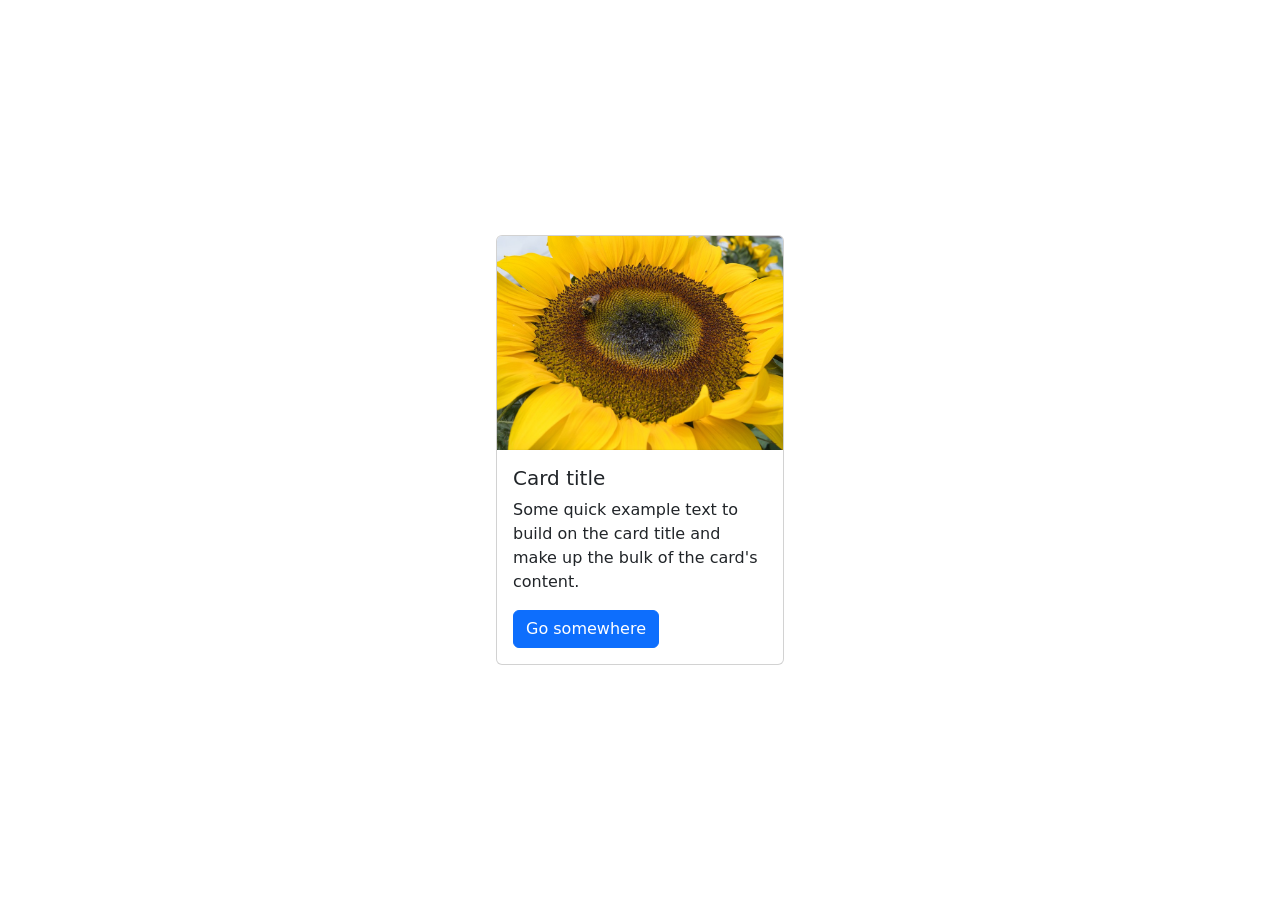
<file: first/index.html>
<!doctype html>
<html lang="en">

<head>
  <meta charset="utf-8">
  <meta name="viewport" content="width=device-width, initial-scale=1">
  <title>Bootstrap</title>
  <!-- TODO 1: Add the Bootstrap link here. -->
  <link href="https://cdn.jsdelivr.net/npm/bootstrap@5.3.3/dist/css/bootstrap.min.css" rel="stylesheet" integrity="sha384-QWTKZyjpPEjISv5WaRU9OFeRpok6YctnYmDr5pNlyT2bRjXh0JMhjY6hW+ALEwIH" crossorigin="anonymous">
  <style>
    /* TODO 4: Use flexbox to center the card in the vertical and horizontal center. */
    .flex-container
    {
        display: flex;
        justify-content: center;
        align-items: center;
        height: 100vh;
    }
  </style>
</head>

<body>
  <div class="flex-container">
    <!-- TODO 2: Add the Bootstrap Prebuilt Card here -->
    <div class="card" style="width: 18rem;">
    <!-- TODO 3: Change the image src to display the flower.jpg image. -->
        <img src="flower.jpg" class="card-img-top" alt="flower image">
        <div class="card-body">
          <h5 class="card-title">Card title</h5>
          <p class="card-text">Some quick example text to build on the card title and make up the bulk of the card's content.</p>
          <a href="#" class="btn btn-primary">Go somewhere</a>
        </div>
      </div>
  </div>
</body>

</html>
</file>
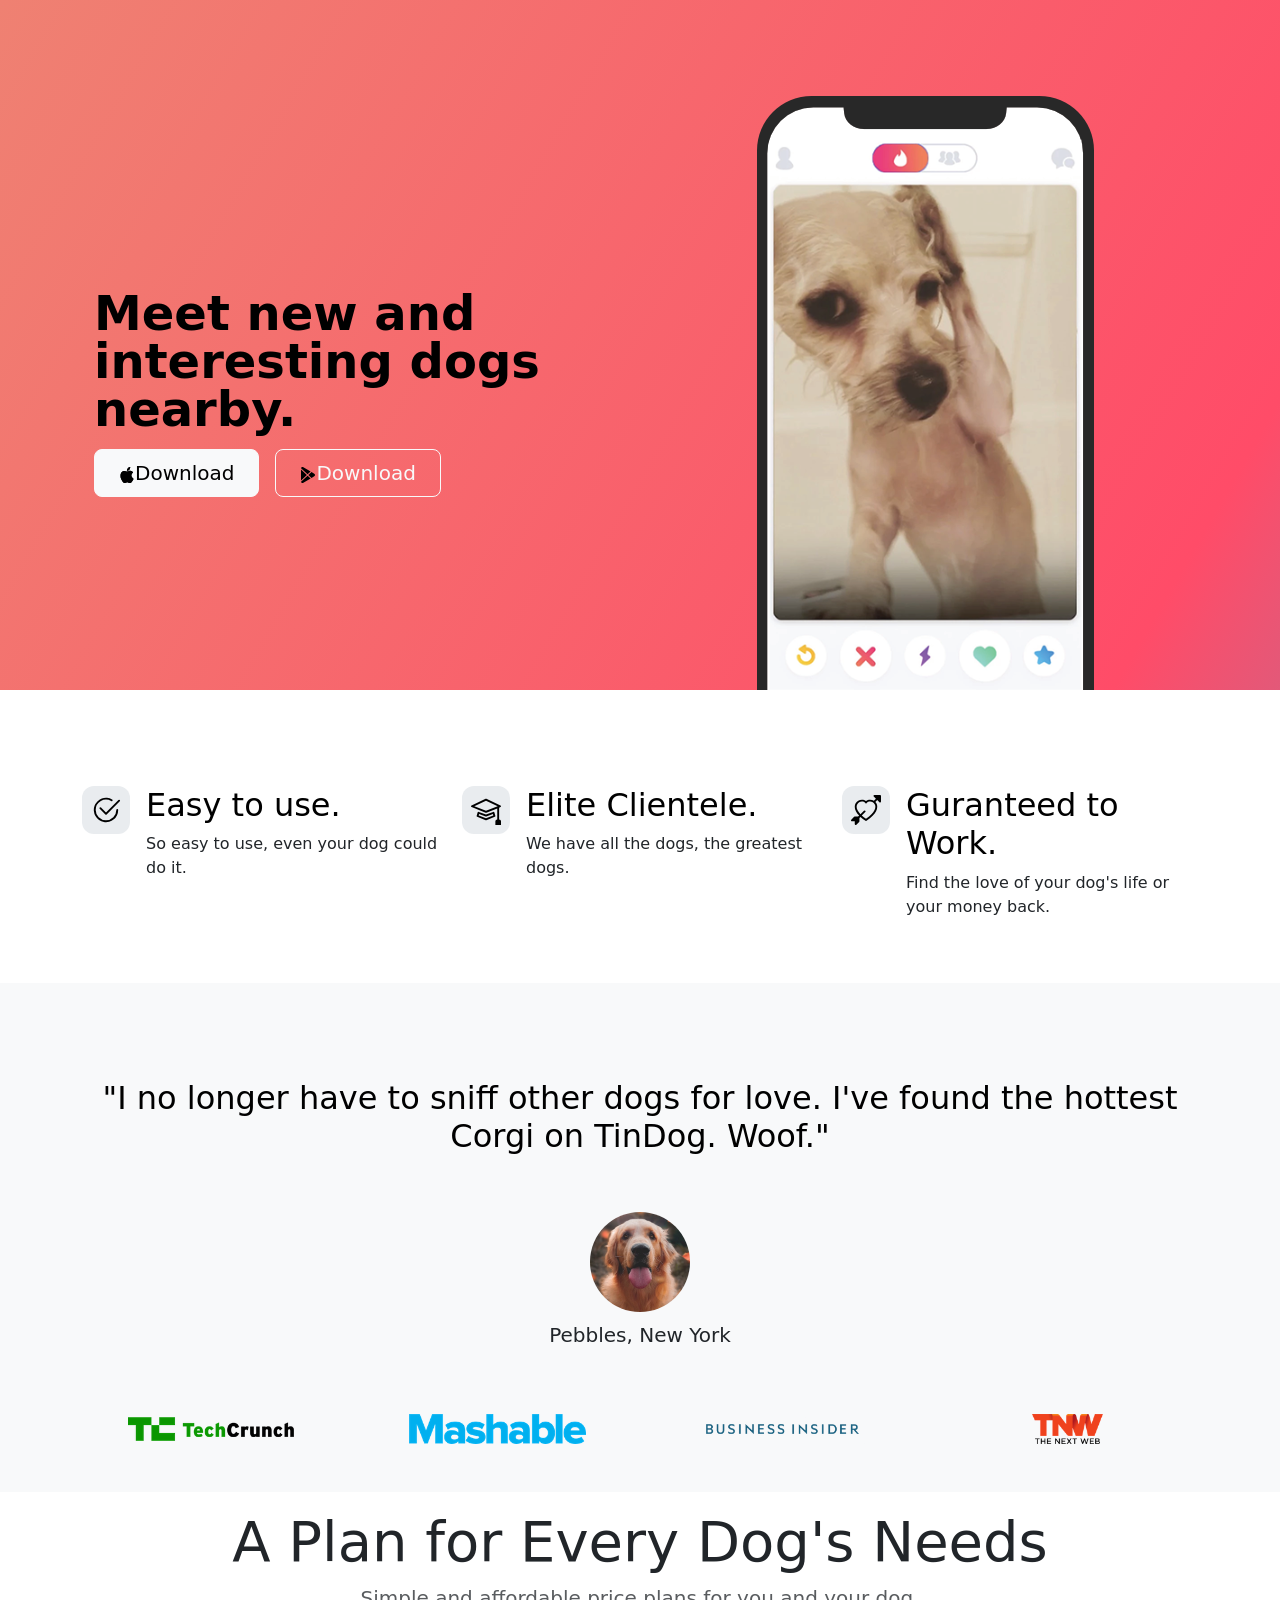
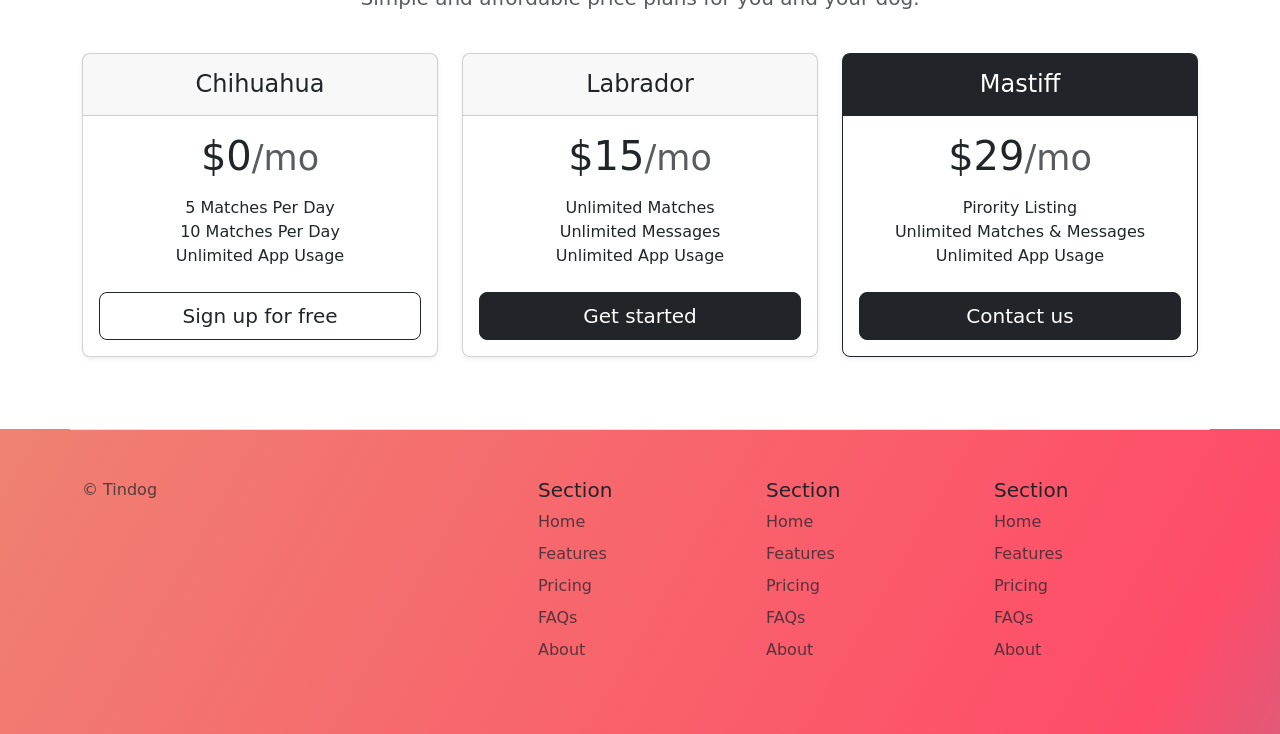
<file: tindog_project/index.html>
<!DOCTYPE html>
<html lang="en">

<head>
  <meta charset="UTF-8">
  <meta name="viewport" content="width=device-width, initial-scale=1.0">
  <title>TinDog</title>
  <link href="https://cdn.jsdelivr.net/npm/bootstrap@5.3.3/dist/css/bootstrap.min.css" rel="stylesheet" integrity="sha384-QWTKZyjpPEjISv5WaRU9OFeRpok6YctnYmDr5pNlyT2bRjXh0JMhjY6hW+ALEwIH" crossorigin="anonymous">
  <link rel="stylesheet" href="style.css" >
</head>

<body>

  <!-- Title -->
  <section id="title" class="gradient-background">
    <div class="container col-xxl-8 px-4 pt-5">
        <div class="row flex-lg-row-reverse align-items-center g-5 pt-5">
          <div class="col-10 col-sm-8 col-lg-6">
            <img src="./iphone.png" class="d-block mx-lg-auto img-fluid" alt="Bootstrap Themes"  height="200" loading="lazy">
          </div>
          <div class="col-lg-6">
            <h1 class="display-5 fw-bold text-body-emphasis lh-1 mb-3">Meet new and interesting dogs nearby.</h1>
            <!-- <p class="lead">Quickly design and customize responsive mobile-first sites with Bootstrap, the world’s most popular front-end open source toolkit, featuring Sass variables and mixins, responsive grid system, extensive prebuilt components, and powerful JavaScript plugins.</p> -->
            <div class="d-grid gap-2 d-md-flex justify-content-md-start">
              <button type="button" class="btn btn-light btn-lg px-4 me-md-2" fdprocessedid="adl96"><img src="apple.svg" alt="apple">Download</button>
              <button type="button" class="btn btn-outline-light btn-lg px-4" fdprocessedid="22w8v"><img src="./android.svg" alt="android">Download</button>
            </div>
          </div>
        </div>
      </div>
  </section>
  <!-- Features -->
  <section id="features">
    <div class="container mt-5">
        <!-- <h2 class="pb-2 border-bottom">Hanging icons</h2> -->
        <div class="row g-4 py-5 row-cols-1 row-cols-lg-3">
          <div class="col d-flex align-items-start">
            <div class="icon-square text-body-emphasis bg-body-secondary d-inline-flex align-items-center justify-content-center fs-4 flex-shrink-0 me-3">
              <!-- <svg class="bi" width="1em" height="1em"><use xlink:href="#toggles2"></use></svg> -->
               <img src="./easy_to_use.svg" alt="checkmark">
            </div>
            <div>
              <h3 class="fs-2 text-body-emphasis">Easy to use.</h3>
              <p>So easy to use, even your dog could do it.</p>
              <!-- <a href="#" class="btn btn-primary">
                Primary button
              </a> -->
            </div>
          </div>
          <div class="col d-flex align-items-start">
            <div class="icon-square text-body-emphasis bg-body-secondary d-inline-flex align-items-center justify-content-center fs-4 flex-shrink-0 me-3">
              <!-- <svg class="bi" width="1em" height="1em"><use xlink:href="#cpu-fill"></use></svg> -->
               <img src="./hat.svg" alt="hat">
            </div>
            <div>
              <h3 class="fs-2 text-body-emphasis">Elite Clientele.</h3>
              <p>We have all the dogs, the greatest dogs.</p>
              <!-- <a href="#" class="btn btn-primary">
                Primary button
              </a> -->
            </div>
          </div>
          <div class="col d-flex align-items-start">
            <div class="icon-square text-body-emphasis bg-body-secondary d-inline-flex align-items-center justify-content-center fs-4 flex-shrink-0 me-3">
              <!-- <svg class="bi" width="1em" height="1em"><use xlink:href="#tools"></use></svg> -->
               <img src="./heart.svg" alt="heart">
            </div>
            <div>
              <h3 class="fs-2 text-body-emphasis">Guranteed to Work.</h3>
              <p>Find the love of your dog's life or your money back.</p>
              <!-- <a href="#" class="btn btn-primary">
                Primary button
              </a> -->
            </div>
          </div>
        </div>
      </div>
  </section>
  <!-- Testimonial -->
  <section id="testimonial">
    <div class="p-5 text-center bg-body-tertiary">
        <div class="container py-5">
          <h2 class="text-body-emphasis">"I no longer have to sniff other dogs for love. I've found the hottest Corgi on TinDog. Woof."</h2>
          <img class="profile-img mt-5" src="./dog-img.jpg" alt="dog image">
          <p class="col-lg-8 mx-auto lead mt-2">
            Pebbles, New York
          </p>
        </div>
        <div class="container">
            <div class="row">
              <div class="col-lg-3 col-sm-12">
                <img src="./techcrunch.png" alt="techcrunch" height="30">
              </div>
              <div class="col-lg-3 col-sm-12">
                <img src="./mashable.png" alt="mashable" height="30">
              </div>
              <div class="col-lg-3 col-sm-12">
                <img src="./bizinsider.png" alt="bizinsider" height="30">
              </div>
              <div class="col-lg-3 col-sm-12">
                <img src="./tnw.png" alt="tnw" height="30">
              </div>
              </div>
            </div>
          </div>
      </div>
  </section>
  <!-- Pricing -->
  <section id="pricing">
    <div class="container">
      
          <div class="pricing-header p-3 pb-md-4 mx-auto text-center">
            <h1 class="display-4 fw-normal ">A Plan for Every Dog's Needs</h1>
            <p class="fs-5 text-body-secondary">Simple and affordable price plans for you and your dog.</p>
          </div>
        </header>
      
        <main>
          <div class="row row-cols-1 row-cols-md-3 mb-3 text-center">
            <div class="col">
              <div class="card mb-4 rounded-3 shadow-sm">
                <div class="card-header py-3">
                  <h4 class="my-0 fw-normal">Chihuahua</h4>
                </div>
                <div class="card-body">
                  <h1 class="card-title pricing-card-title">$0<small class="text-body-secondary fw-light">/mo</small></h1>
                  <ul class="list-unstyled mt-3 mb-4">
                    <li>5 Matches Per Day</li>
                    <li>10 Matches Per Day</li>
                    <li>Unlimited App Usage</li>
                  </ul>
                  <button type="button" class="w-100 btn btn-lg btn-outline-dark">Sign up for free</button>
                </div>
              </div>
            </div>
            <div class="col">
              <div class="card mb-4 rounded-3 shadow-sm">
                <div class="card-header py-3">
                  <h4 class="my-0 fw-normal">Labrador</h4>
                </div>
                <div class="card-body">
                  <h1 class="card-title pricing-card-title">$15<small class="text-body-secondary fw-light">/mo</small></h1>
                  <ul class="list-unstyled mt-3 mb-4">
                    <li>Unlimited Matches</li>
                    <li>Unlimited Messages</li>
                    <li>Unlimited App Usage</li>
                  </ul>
                  <button type="button" class="w-100 btn btn-lg btn-dark">Get started</button>
                </div>
              </div>
            </div>
            <div class="col">
              <div class="card mb-4 rounded-3 shadow-sm border-dark">
                <div class="card-header py-3 text-bg-dark border-dark">
                  <h4 class="my-0 fw-normal">Mastiff</h4>
                </div>
                <div class="card-body">
                  <h1 class="card-title pricing-card-title">$29<small class="text-body-secondary fw-light">/mo</small></h1>
                  <ul class="list-unstyled mt-3 mb-4">
                    <li>Pirority Listing</li>
                    <li>Unlimited Matches & Messages</li>
                    <li>Unlimited App Usage</li>
                  </ul>
                  <button type="button" class="w-100 btn btn-lg btn-dark">Contact us</button>
                </div>
              </div>
            </div>
          </div>
          </div>
        </footer>
      </div>
  </section>
  <!-- Footer -->
  <section id="footer" class="gradient-background">
    <div class="container ">
      <footer class="row row-cols-1 row-cols-sm-2 row-cols-md-5 py-5 mt-5 border-top">
        <div class="col mb-3">

          <p class="text-body-secondary">© Tindog</p>
        </div>

        <div class="col mb-3">

        </div>

        <div class="col mb-3">
          <h5>Section</h5>
          <ul class="nav flex-column">
            <li class="nav-item mb-2"><a href="#" class="nav-link p-0 text-body-secondary">Home</a></li>
            <li class="nav-item mb-2"><a href="#" class="nav-link p-0 text-body-secondary">Features</a></li>
            <li class="nav-item mb-2"><a href="#" class="nav-link p-0 text-body-secondary">Pricing</a></li>
            <li class="nav-item mb-2"><a href="#" class="nav-link p-0 text-body-secondary">FAQs</a></li>
            <li class="nav-item mb-2"><a href="#" class="nav-link p-0 text-body-secondary">About</a></li>
          </ul>
        </div>

        <div class="col mb-3">
          <h5>Section</h5>
          <ul class="nav flex-column">
            <li class="nav-item mb-2"><a href="#" class="nav-link p-0 text-body-secondary">Home</a></li>
            <li class="nav-item mb-2"><a href="#" class="nav-link p-0 text-body-secondary">Features</a></li>
            <li class="nav-item mb-2"><a href="#" class="nav-link p-0 text-body-secondary">Pricing</a></li>
            <li class="nav-item mb-2"><a href="#" class="nav-link p-0 text-body-secondary">FAQs</a></li>
            <li class="nav-item mb-2"><a href="#" class="nav-link p-0 text-body-secondary">About</a></li>
          </ul>
        </div>

        <div class="col mb-3">
          <h5>Section</h5>
          <ul class="nav flex-column">
            <li class="nav-item mb-2"><a href="#" class="nav-link p-0 text-body-secondary">Home</a></li>
            <li class="nav-item mb-2"><a href="#" class="nav-link p-0 text-body-secondary">Features</a></li>
            <li class="nav-item mb-2"><a href="#" class="nav-link p-0 text-body-secondary">Pricing</a></li>
            <li class="nav-item mb-2"><a href="#" class="nav-link p-0 text-body-secondary">FAQs</a></li>
            <li class="nav-item mb-2"><a href="#" class="nav-link p-0 text-body-secondary">About</a></li>
          </ul>
        </div>
      </footer>
    </div>
  </section>
</body>
</html>
</file>
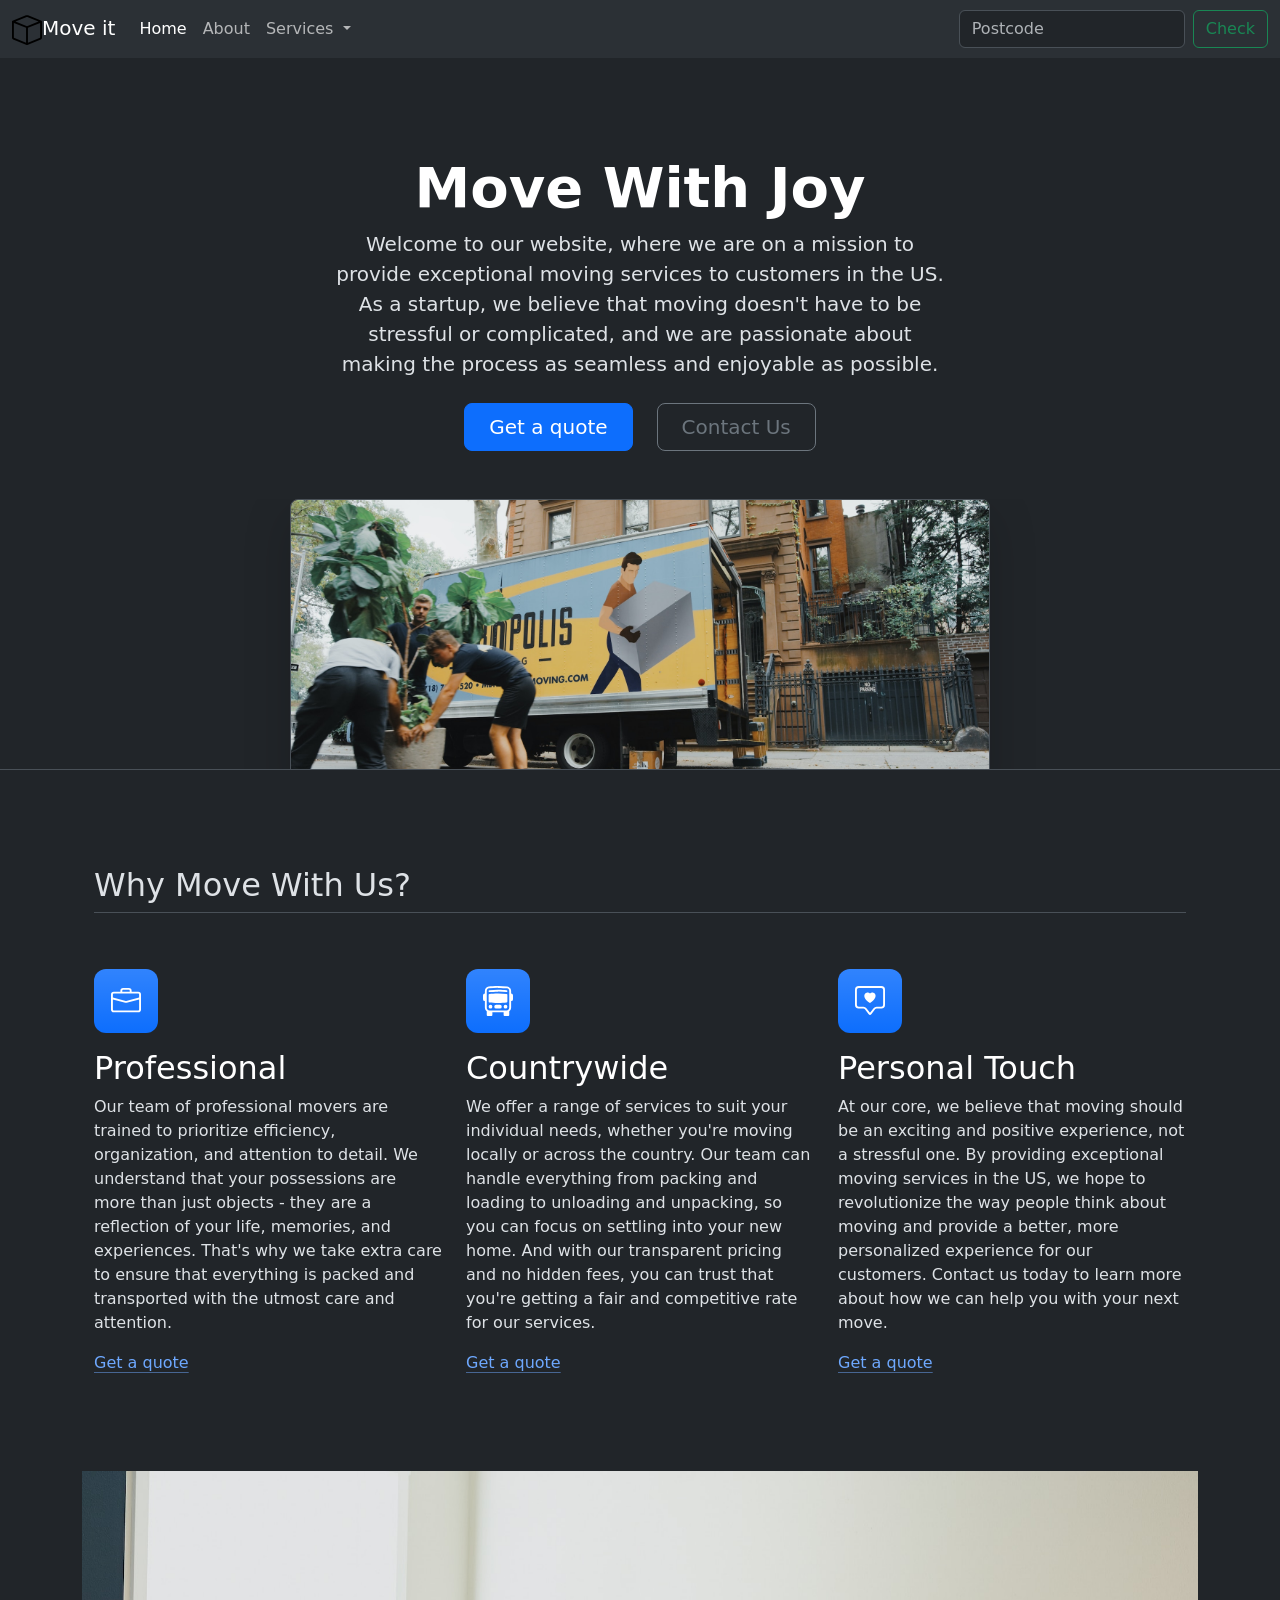
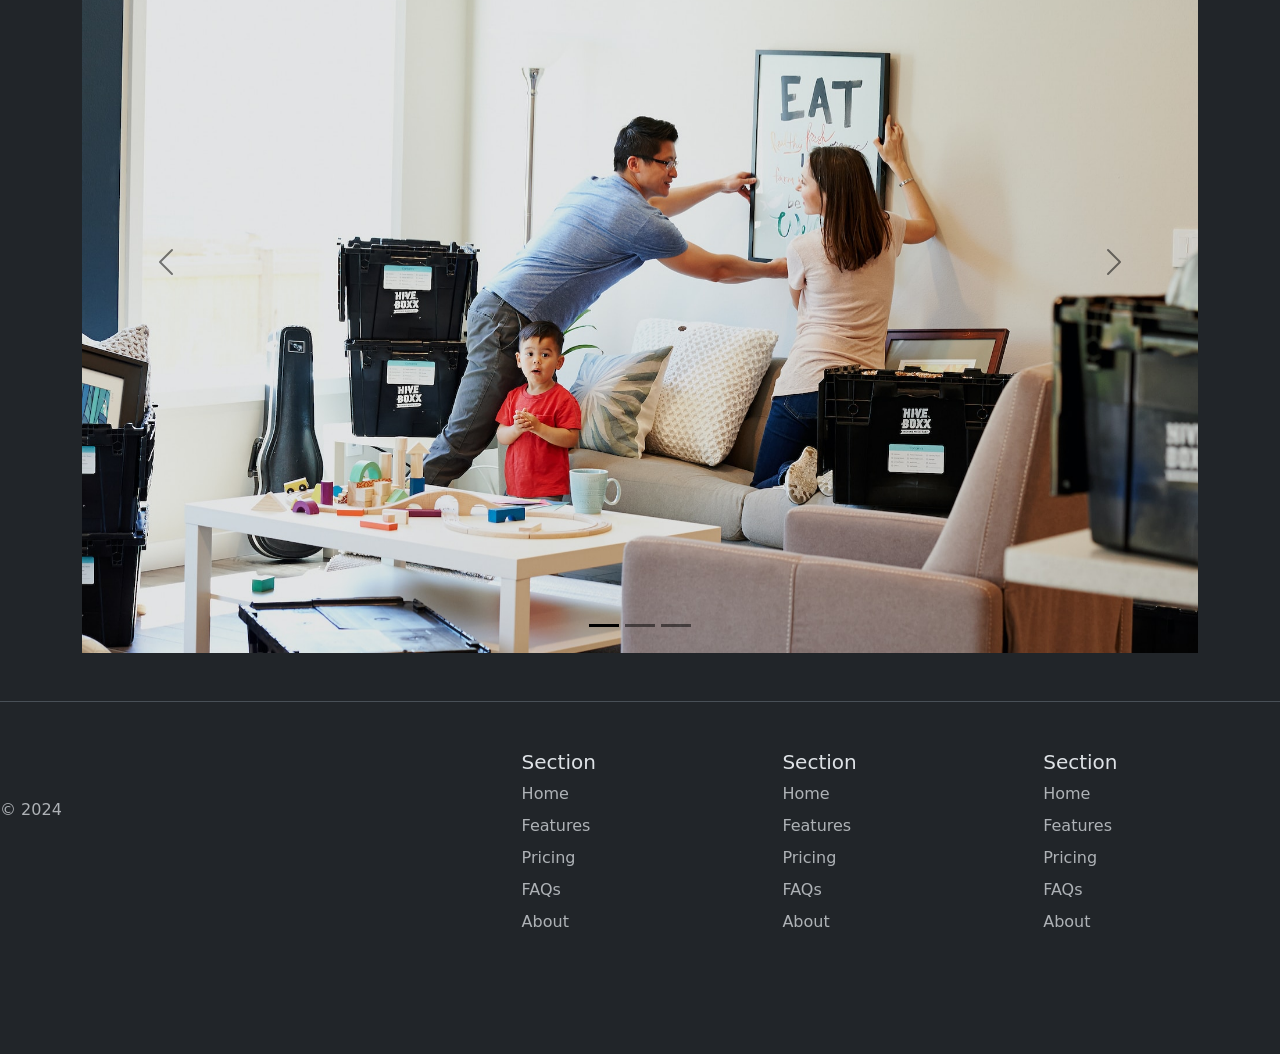
<file: transport_project/index.html>
<!DOCTYPE html>
<html lang="en" data-bs-theme="dark">

<head>
  <meta charset="UTF-8">
  <meta name="viewport" content="width=device-width, initial-scale=1.0">
  <title>Bootstrap Components</title>
  <link href="https://cdn.jsdelivr.net/npm/bootstrap@5.3.0-alpha2/dist/css/bootstrap.min.css" rel="stylesheet"
    integrity="sha384-aFq/bzH65dt+w6FI2ooMVUpc+21e0SRygnTpmBvdBgSdnuTN7QbdgL+OapgHtvPp" crossorigin="anonymous">
  <style>
    .feature-icon {
      width: 4rem;
      height: 4rem;
      border-radius: 0.75rem;
    }
  </style>
</head>

<body>
    <nav class="navbar navbar-expand-lg bg-body-tertiary">
        <div class="container-fluid">
          <a class="navbar-brand" href="#"><img src="./nav_bog.svg" alt="Move it box icon" height="30">Move it</a>
          <button class="navbar-toggler" type="button" data-bs-toggle="collapse" data-bs-target="#navbarSupportedContent" aria-controls="navbarSupportedContent" aria-expanded="false" aria-label="Toggle navigation">
            <span class="navbar-toggler-icon"></span>
          </button>
          <div class="collapse navbar-collapse" id="navbarSupportedContent">
            <ul class="navbar-nav me-auto mb-2 mb-lg-0">
              <li class="nav-item">
                <a class="nav-link active" aria-current="page" href="#">Home</a>
              </li>
              <li class="nav-item">
                <a class="nav-link" href="#">About</a>
              </li>
              <li class="nav-item dropdown">
                <a class="nav-link dropdown-toggle" href="#" role="button" data-bs-toggle="dropdown" aria-expanded="false">
                  Services
                </a>
                <ul class="dropdown-menu">
                  <li><a class="dropdown-item" href="#">Action</a></li>
                  <li><a class="dropdown-item" href="#">Another action</a></li>
                  <li><hr class="dropdown-divider"></li>
                  <li><a class="dropdown-item" href="#">Something else here</a></li>
                </ul>
              </li>
            </ul>
            <form class="d-flex" role="search">
              <input class="form-control me-2" type="search" placeholder="Postcode" aria-label="Search">
              <button class="btn btn-outline-success" type="submit">Check</button>
            </form>
          </div>
        </div>
      </nav>
      <div class="px-4 pt-5 my-5 text-center border-bottom">
        <h1 class="display-4 fw-bold text-body-emphasis">Move With Joy</h1>
        <div class="col-lg-6 mx-auto">
          <p class="lead mb-4">Welcome to our website, where we are on a mission to provide exceptional moving services to customers in the US. As a startup, we believe that moving doesn't have to be stressful or complicated, and we are passionate about making the process as seamless and enjoyable as possible.</p>
          <div class="d-grid gap-2 d-sm-flex justify-content-sm-center mb-5">
            <button type="button" class="btn btn-primary btn-lg px-4 me-sm-3" fdprocessedid="9nksnv">Get a quote</button>
            <button type="button" class="btn btn-outline-secondary btn-lg px-4" fdprocessedid="87cpn7">Contact Us</button>
          </div>
        </div>
        <div class="overflow-hidden" style="max-height: 30vh;">
          <div class="container px-5">
            <img src="./moving-van.jpg" class="img-fluid border rounded-3 shadow-lg mb-4" alt="Example image" width="700" height="500" loading="lazy">
          </div>
        </div>
      </div>
      <div class="container px-4 py-5" id="featured-3">
        <h2 class="pb-2 border-bottom">Why Move With Us?</h2>
        <div class="row g-4 py-5 row-cols-1 row-cols-lg-3">
          <div class="feature col">
            <div class="feature-icon d-inline-flex align-items-center justify-content-center text-bg-primary bg-gradient fs-2 mb-3">
              <img src="./briefcase.svg" alt="briefcase icon" height="30">
            </div>
            <h3 class="fs-2 text-body-emphasis">Professional</h3>
            <p>Our team of professional movers are trained to prioritize efficiency, organization, and attention to detail. We understand that your possessions are more than just objects - they are a reflection of your life, memories, and experiences. That's why we take extra care to ensure that everything is packed and transported with the utmost care and attention.</p>
            <a href="#" class="icon-link">
              Get a quote
              <svg class="bi"><use xlink:href="#chevron-right"></use></svg>
            </a>
          </div>
          <div class="feature col">
            <div class="feature-icon d-inline-flex align-items-center justify-content-center text-bg-primary bg-gradient fs-2 mb-3">
              <img src="./transport.svg" alt="transport" height="30">
            </div>
            <h3 class="fs-2 text-body-emphasis">Countrywide</h3>
            <p>We offer a range of services to suit your individual needs, whether you're moving locally or across the country. Our team can handle everything from packing and loading to unloading and unpacking, so you can focus on settling into your new home. And with our transparent pricing and no hidden fees, you can trust that you're getting a fair and competitive rate for our services.</p>
            <a href="#" class="icon-link">
              Get a quote
              <svg class="bi"><use xlink:href="#chevron-right"></use></svg>
            </a>
          </div>
          <div class="feature col">
            <div class="feature-icon d-inline-flex align-items-center justify-content-center text-bg-primary bg-gradient fs-2 mb-3">
              <img src="./chat_square.svg" alt="chat-square" height="30">
            </div>
            <h3 class="fs-2 text-body-emphasis">Personal Touch</h3>
            <p>At our core, we believe that moving should be an exciting and positive experience, not a stressful one. By providing exceptional moving services in the US, we hope to revolutionize the way people think about moving and provide a better, more personalized experience for our customers. Contact us today to learn more about how we can help you with your next move.</p>
            <a href="#" class="icon-link">
              Get a quote
              <svg class="bi"><use xlink:href="#chevron-right"></use></svg>
            </a>
          </div>
        </div>
      </div>
      <div class="container">
      <div id="carouselExampleIndicators" class="carousel slide">
        <div class="carousel-indicators">
          <button type="button" data-bs-target="#carouselExampleIndicators" data-bs-slide-to="0" class="active" aria-current="true" aria-label="Slide 1"></button>
          <button type="button" data-bs-target="#carouselExampleIndicators" data-bs-slide-to="1" aria-label="Slide 2"></button>
          <button type="button" data-bs-target="#carouselExampleIndicators" data-bs-slide-to="2" aria-label="Slide 3"></button>
        </div>
        <div class="carousel-inner">
          <div class="carousel-item active">
            <img src="./family.jpg" class="d-block w-100" alt="family-image">
          </div>
          <div class="carousel-item">
            <img src="./dog.jpg" class="d-block w-100" alt="dog-image">
          </div>
          <div class="carousel-item">
            <img src="./couple.jpg" class="d-block w-100" alt="couple-image">
          </div>
        </div>
        <button class="carousel-control-prev" type="button" data-bs-target="#carouselExampleIndicators" data-bs-slide="prev">
          <span class="carousel-control-prev-icon" aria-hidden="true"></span>
          <span class="visually-hidden">Previous</span>
        </button>
        <button class="carousel-control-next" type="button" data-bs-target="#carouselExampleIndicators" data-bs-slide="next">
          <span class="carousel-control-next-icon" aria-hidden="true"></span>
          <span class="visually-hidden">Next</span>
        </button>
      </div>
    </div>
    <footer class="row row-cols-1 row-cols-sm-2 row-cols-md-5 py-5 my-5 border-top">
        <div class="col mb-3">
          <a href="/" class="d-flex align-items-center mb-3 link-body-emphasis text-decoration-none">
            <svg class="bi me-2" width="40" height="32"><use xlink:href="#bootstrap"></use></svg>
          </a>
          <p class="text-body-secondary">© 2024</p>
        </div>
    
        <div class="col mb-3">
    
        </div>
    
        <div class="col mb-3">
          <h5>Section</h5>
          <ul class="nav flex-column">
            <li class="nav-item mb-2"><a href="#" class="nav-link p-0 text-body-secondary">Home</a></li>
            <li class="nav-item mb-2"><a href="#" class="nav-link p-0 text-body-secondary">Features</a></li>
            <li class="nav-item mb-2"><a href="#" class="nav-link p-0 text-body-secondary">Pricing</a></li>
            <li class="nav-item mb-2"><a href="#" class="nav-link p-0 text-body-secondary">FAQs</a></li>
            <li class="nav-item mb-2"><a href="#" class="nav-link p-0 text-body-secondary">About</a></li>
          </ul>
        </div>
    
        <div class="col mb-3">
          <h5>Section</h5>
          <ul class="nav flex-column">
            <li class="nav-item mb-2"><a href="#" class="nav-link p-0 text-body-secondary">Home</a></li>
            <li class="nav-item mb-2"><a href="#" class="nav-link p-0 text-body-secondary">Features</a></li>
            <li class="nav-item mb-2"><a href="#" class="nav-link p-0 text-body-secondary">Pricing</a></li>
            <li class="nav-item mb-2"><a href="#" class="nav-link p-0 text-body-secondary">FAQs</a></li>
            <li class="nav-item mb-2"><a href="#" class="nav-link p-0 text-body-secondary">About</a></li>
          </ul>
        </div>
    
        <div class="col mb-3">
          <h5>Section</h5>
          <ul class="nav flex-column">
            <li class="nav-item mb-2"><a href="#" class="nav-link p-0 text-body-secondary">Home</a></li>
            <li class="nav-item mb-2"><a href="#" class="nav-link p-0 text-body-secondary">Features</a></li>
            <li class="nav-item mb-2"><a href="#" class="nav-link p-0 text-body-secondary">Pricing</a></li>
            <li class="nav-item mb-2"><a href="#" class="nav-link p-0 text-body-secondary">FAQs</a></li>
            <li class="nav-item mb-2"><a href="#" class="nav-link p-0 text-body-secondary">About</a></li>
          </ul>
        </div>
      </footer>
      <script src="https://cdn.jsdelivr.net/npm/bootstrap@5.3.3/dist/js/bootstrap.bundle.min.js" integrity="sha384-YvpcrYf0tY3lHB60NNkmXc5s9fDVZLESaAA55NDzOxhy9GkcIdslK1eN7N6jIeHz" crossorigin="anonymous"></script>
</body>

</html>
</file>
<file: tindog_project/style.css>
.gradient-background {
    background: linear-gradient(300deg, #00bfff, #ff4c68, #ef8172);
    background-size: 180% 180%;
    animation: gradient-animation 18s ease infinite;
  }
  
  @keyframes gradient-animation {
    0% {
      background-position: 0% 50%;
    }
    50% {
      background-position: 100% 50%;
    }
    100% {
      background-position: 0% 50%;
    }
  }
  
  .icon-square {
    width: 3rem;
    height: 3rem;
    border-radius: 0.75rem;
  }
  
  .profile-img {
    height: 100px;
    border-radius: 50%;
  }
</file>
